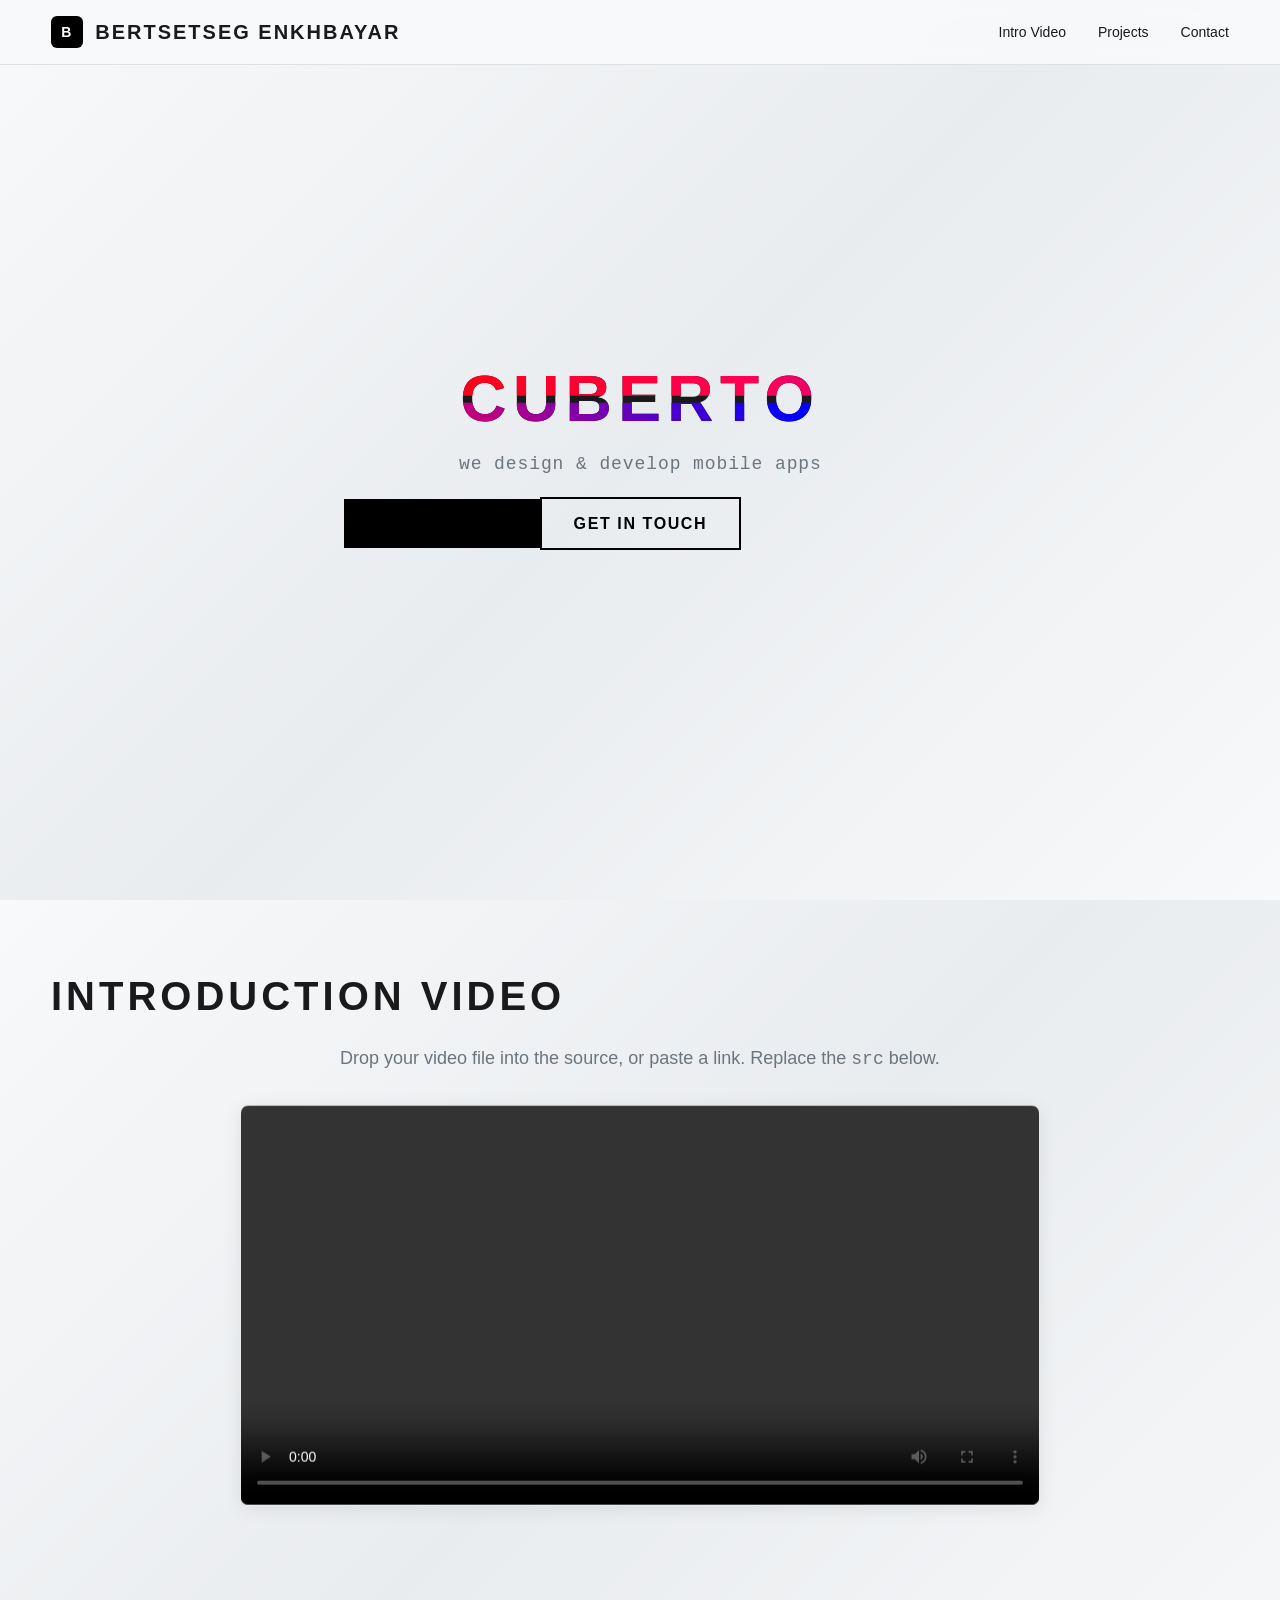
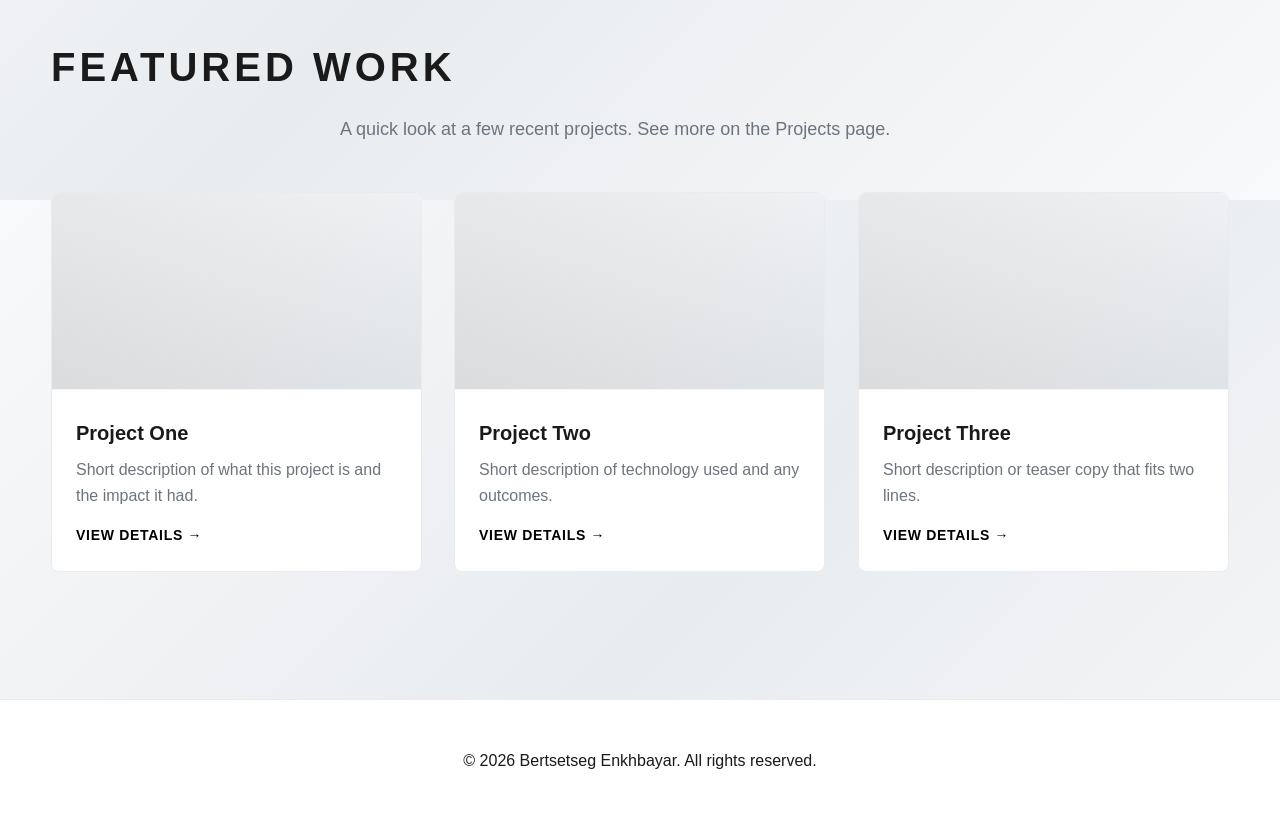
<file: index.html>
<!doctype html>
<html lang="en">
  <head>
    <meta charset="utf-8" />
    <meta name="viewport" content="width=device-width, initial-scale=1" />
    <title>Portfolio • Bertsetseg Enkhbayar</title>
    <meta name="description" content="Personal portfolio of Bertsetseg Enkhbayar – designer & developer.">
    <link rel="stylesheet" href="styles.css" />
  </head>
  <body>
    <header class="site-header">
      <div class="container header-inner">
        <a class="logo" href="index.html" aria-label="Home">
          <span class="logo-mark" aria-hidden="true">B</span>
          <span class="logo-text">Bertsetseg Enkhbayar</span>
        </a>
        <nav class="site-nav" aria-label="Primary">
          <ul>
            <li><a href="#intro-video">Intro Video</a></li>
            <li><a href="projects.html">Projects</a></li>
            <li><a href="contact.html">Contact</a></li>
          </ul>
        </nav>
      </div>
    </header>

    <main>
      <section class="hero container" aria-labelledby="intro-heading">
        <div class="hero-copy">
          <h1 id="intro-heading" data-text="CUBERTO">CUBERTO</h1>
          <p class="subtitle">we design & develop mobile apps</p>
          <div class="hero-cta">
            <a class="btn" href="contact.html">GET IN TOUCH</a>
          </div>
        </div>
      </section>

      <section id="intro-video" class="container section" aria-labelledby="video-heading">
        <h2 id="video-heading">Introduction Video</h2>
        <p class="section-desc">Drop your video file into the source, or paste a link. Replace the <code>src</code> below.</p>
        <div class="video-frame">
          <video controls preload="metadata" poster="" class="video-el">
            <source src="" type="video/mp4" />
            Your browser does not support the video tag.
          </video>
        </div>
      </section>

      <section class="container section" aria-labelledby="featured-heading">
        <h2 id="featured-heading">Featured Work</h2>
        <p class="section-desc">A quick look at a few recent projects. See more on the Projects page.</p>
        <div class="projects-grid">
          <article class="card">
            <div class="card-media" aria-hidden="true"></div>
            <div class="card-body">
              <h3 class="card-title">Project One</h3>
              <p class="card-text">Short description of what this project is and the impact it had.</p>
              <a class="card-link" href="projects.html">View details →</a>
            </div>
          </article>
          <article class="card">
            <div class="card-media" aria-hidden="true"></div>
            <div class="card-body">
              <h3 class="card-title">Project Two</h3>
              <p class="card-text">Short description of technology used and any outcomes.</p>
              <a class="card-link" href="projects.html">View details →</a>
            </div>
          </article>
          <article class="card">
            <div class="card-media" aria-hidden="true"></div>
            <div class="card-body">
              <h3 class="card-title">Project Three</h3>
              <p class="card-text">Short description or teaser copy that fits two lines.</p>
              <a class="card-link" href="projects.html">View details →</a>
            </div>
          </article>
        </div>
      </section>
    </main>

    <footer class="site-footer">
      <div class="container footer-inner">
        <p>© <span id="year"></span> Bertsetseg Enkhbayar. All rights reserved.</p>
      </div>
    </footer>

    <script>
      document.getElementById('year').textContent = new Date().getFullYear();
    </script>
    <script type="module" src="scripts/scroll-animations.js"></script>
  </body>
</html>
</file>
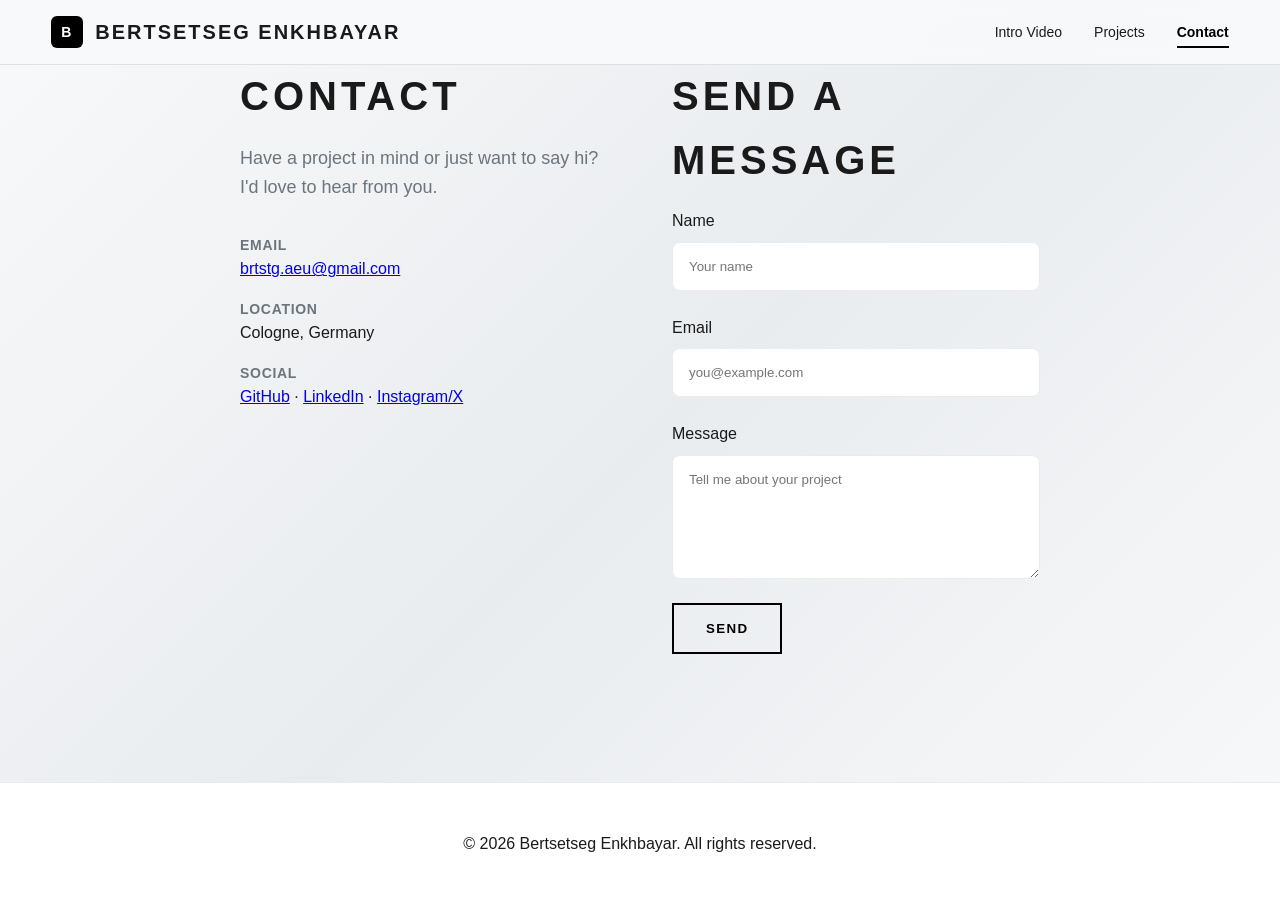
<file: contact.html>
<!doctype html>
<html lang="en">
  <head>
    <meta charset="utf-8" />
    <meta name="viewport" content="width=device-width, initial-scale=1" />
    <title>Contact • Bertsetseg Enkhbayar</title>
    <meta name="description" content="Get in touch with Bertsetseg Enkhbayar.">
    <link rel="stylesheet" href="styles.css" />
  </head>
  <body>
    <header class="site-header">
      <div class="container header-inner">
        <a class="logo" href="index.html" aria-label="Home">
          <span class="logo-mark" aria-hidden="true">B</span>
          <span class="logo-text">Bertsetseg Enkhbayar</span>
        </a>
        <nav class="site-nav" aria-label="Primary">
          <ul>
            <li><a href="index.html#intro-video">Intro Video</a></li>
            <li><a href="projects.html">Projects</a></li>
            <li><a href="contact.html" aria-current="page">Contact</a></li>
          </ul>
        </nav>
      </div>
    </header>

    <main class="container section grid-2">
      <section>
        <h1>Contact</h1>
        <p class="section-desc">Have a project in mind or just want to say hi? I'd love to hear from you.</p>

        <ul class="contact-list">
          <li>
            <span class="contact-label">Email</span>
            <a href="mailto:brtstg.aeu@gmail.com">brtstg.aeu@gmail.com</a>
          </li>
          <li>
            <span class="contact-label">Location</span>
            <span>Cologne, Germany</span>
          </li>
          <li>
            <span class="contact-label">Social</span>
            <span>
              <a href="#" aria-label="GitHub">GitHub</a>
              · <a href="#" aria-label="LinkedIn">LinkedIn</a>
              · <a href="#" aria-label="Instagram/X">Instagram/X</a>
            </span>
          </li>
        </ul>
      </section>

      <section aria-labelledby="form-heading">
        <h2 id="form-heading">Send a message</h2>
        <form class="contact-form" action="#" method="post" onsubmit="event.preventDefault(); this.reset(); this.querySelector('.form-note').hidden=false;">
          <div class="field">
            <label for="name">Name</label>
            <input id="name" name="name" type="text" placeholder="Your name" required />
          </div>
          <div class="field">
            <label for="email">Email</label>
            <input id="email" name="email" type="email" placeholder="you@example.com" required />
          </div>
          <div class="field">
            <label for="message">Message</label>
            <textarea id="message" name="message" rows="6" placeholder="Tell me about your project" required></textarea>
          </div>
          <button class="btn" type="submit">Send</button>
          <p class="form-note" hidden>Thanks! This demo form does not send yet. Hook it up to your backend or a form service.</p>
        </form>
      </section>
    </main>

    <footer class="site-footer">
      <div class="container footer-inner">
        <p>© <span id="year"></span> Bertsetseg Enkhbayar. All rights reserved.</p>
      </div>
    </footer>
    <script>
      document.getElementById('year').textContent = new Date().getFullYear();
    </script>
    <script type="module" src="scripts/scroll-animations.js"></script>
  </body>
</html>
</file>
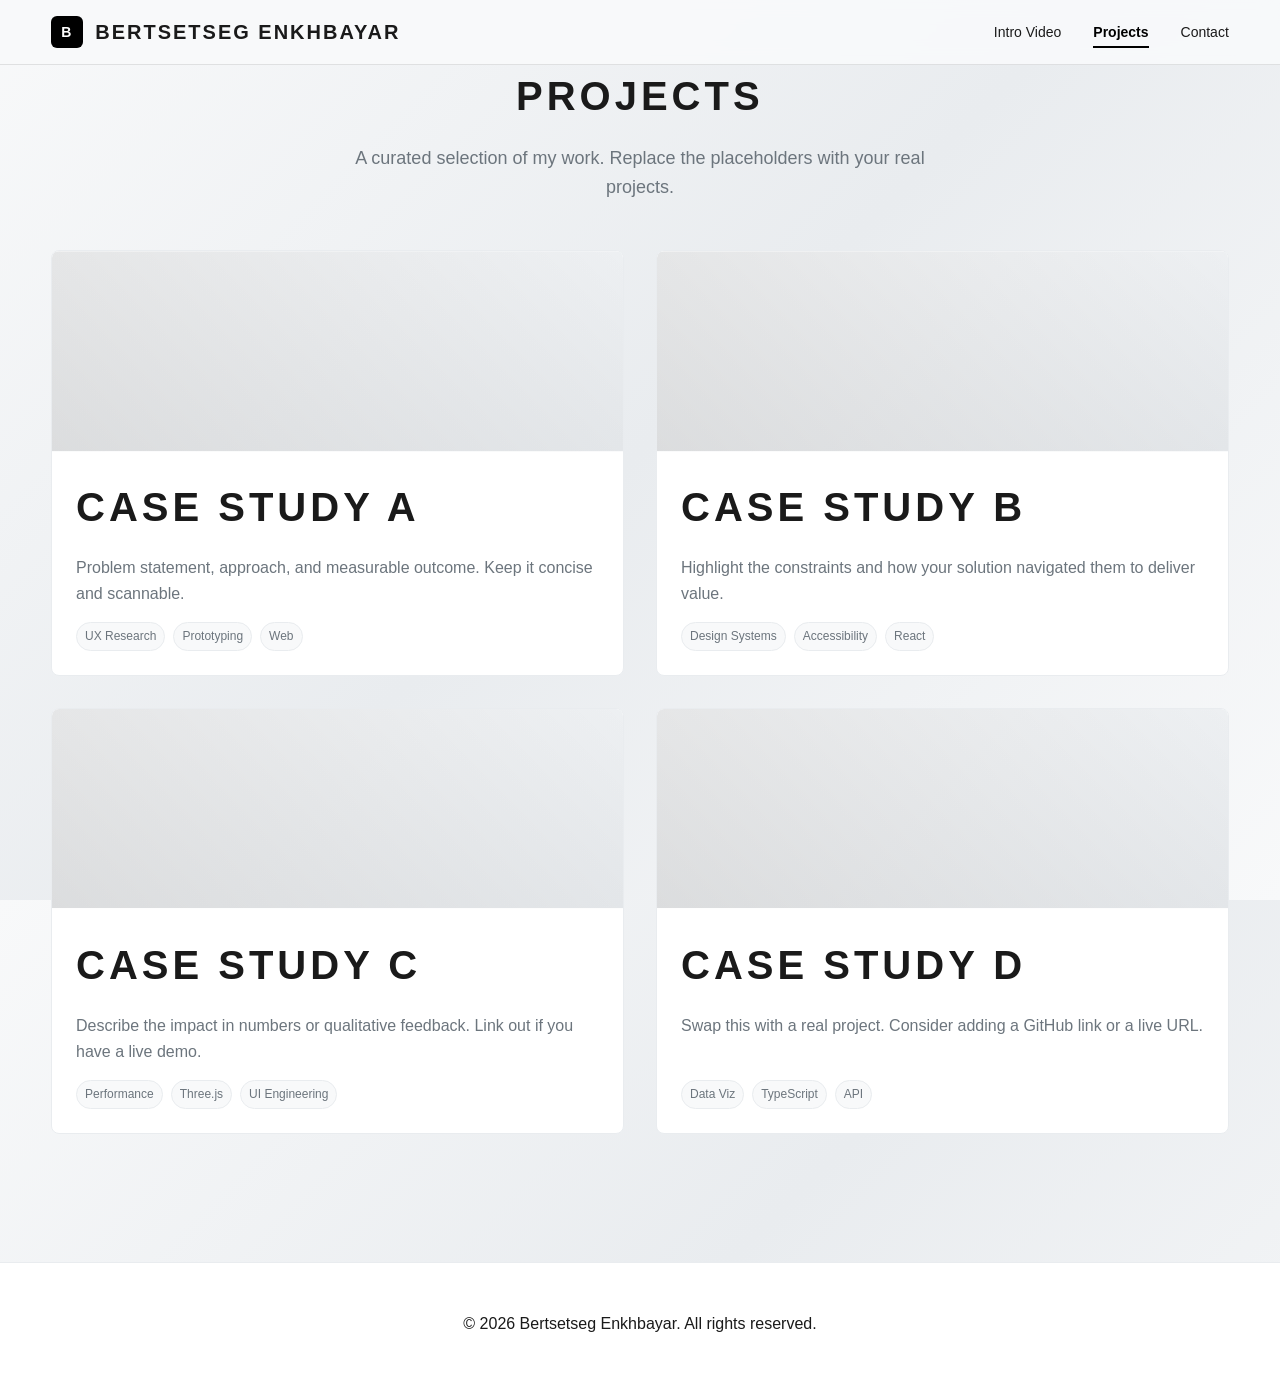
<file: projects.html>
<!doctype html>
<html lang="en">
  <head>
    <meta charset="utf-8" />
    <meta name="viewport" content="width=device-width, initial-scale=1" />
    <title>Projects • Bertsetseg Enkhbayar</title>
    <meta name="description" content="Selected projects by Bertsetseg Enkhbayar.">
    <link rel="stylesheet" href="styles.css" />
  </head>
  <body>
    <header class="site-header">
      <div class="container header-inner">
        <a class="logo" href="index.html" aria-label="Home">
          <span class="logo-mark" aria-hidden="true">B</span>
          <span class="logo-text">Bertsetseg Enkhbayar</span>
        </a>
        <nav class="site-nav" aria-label="Primary">
          <ul>
            <li><a href="index.html#intro-video">Intro Video</a></li>
            <li><a href="projects.html" aria-current="page">Projects</a></li>
            <li><a href="contact.html">Contact</a></li>
          </ul>
        </nav>
      </div>
    </header>

    <main class="container section">
      <header class="section-head">
        <h1>Projects</h1>
        <p class="section-desc">A curated selection of my work. Replace the placeholders with your real projects.</p>
      </header>

      <div class="projects-grid large">
        <article class="card">
          <div class="card-media" aria-hidden="true"></div>
          <div class="card-body">
            <h2 class="card-title">Case Study A</h2>
            <p class="card-text">Problem statement, approach, and measurable outcome. Keep it concise and scannable.</p>
            <ul class="tags">
              <li>UX Research</li>
              <li>Prototyping</li>
              <li>Web</li>
            </ul>
          </div>
        </article>

        <article class="card">
          <div class="card-media" aria-hidden="true"></div>
          <div class="card-body">
            <h2 class="card-title">Case Study B</h2>
            <p class="card-text">Highlight the constraints and how your solution navigated them to deliver value.</p>
            <ul class="tags">
              <li>Design Systems</li>
              <li>Accessibility</li>
              <li>React</li>
            </ul>
          </div>
        </article>

        <article class="card">
          <div class="card-media" aria-hidden="true"></div>
          <div class="card-body">
            <h2 class="card-title">Case Study C</h2>
            <p class="card-text">Describe the impact in numbers or qualitative feedback. Link out if you have a live demo.</p>
            <ul class="tags">
              <li>Performance</li>
              <li>Three.js</li>
              <li>UI Engineering</li>
            </ul>
          </div>
        </article>

        <article class="card">
          <div class="card-media" aria-hidden="true"></div>
          <div class="card-body">
            <h2 class="card-title">Case Study D</h2>
            <p class="card-text">Swap this with a real project. Consider adding a GitHub link or a live URL.</p>
            <ul class="tags">
              <li>Data Viz</li>
              <li>TypeScript</li>
              <li>API</li>
            </ul>
          </div>
        </article>
      </div>
    </main>

    <footer class="site-footer">
      <div class="container footer-inner">
        <p>© <span id="year"></span> Bertsetseg Enkhbayar. All rights reserved.</p>
      </div>
    </footer>
    <script>
      document.getElementById('year').textContent = new Date().getFullYear();
    </script>
    <script type="module" src="scripts/scroll-animations.js"></script>
  </body>
</html>
</file>
<file: styles.css>
/* Design tokens */
:root {
  --bg: #f8f9fa;
  --bg-elev: #ffffff;
  --text: #1a1a1a;
  --muted: #6c757d;
  --accent: #000000;
  --accent-2: #333333;
  --card: #ffffff;
  --card-stroke: #e9ecef;
  --link: #000000;
  --error: #dc3545;
  --radius: 8px;
  --shadow-1: 0 4px 20px rgba(0,0,0,.08);
  --noise: url("data:image/svg+xml,%3Csvg viewBox='0 0 200 200' xmlns='http://www.w3.org/2000/svg'%3E%3Cfilter id='noiseFilter'%3E%3CfeTurbulence type='fractalNoise' baseFrequency='0.9' numOctaves='4' stitchTiles='stitch'/%3E%3C/filter%3E%3Crect width='100%25' height='100%25' filter='url(%23noiseFilter)' opacity='0.4'/%3E%3C/svg%3E");
}

* { box-sizing: border-box; }
html, body { height: 100%; }
html { color-scheme: light; }
body {
  margin: 0;
  font-family: -apple-system, BlinkMacSystemFont, 'Segoe UI', Roboto, Oxygen, Ubuntu, Cantarell, sans-serif;
  background: 
    linear-gradient(135deg, #f8f9fa 0%, #e9ecef 50%, #f8f9fa 100%),
    var(--noise);
  background-size: 100% 100%, 200px 200px;
  color: var(--text);
  line-height: 1.6;
  overflow-x: hidden;
}

.container {
  width: min(1200px, 92%);
  margin-inline: auto;
}

/* Header */
.site-header {
  position: fixed;
  top: 0;
  left: 0;
  right: 0;
  z-index: 100;
  background: rgba(248, 249, 250, 0.95);
  backdrop-filter: blur(10px);
  border-bottom: 1px solid rgba(0,0,0,0.1);
  padding: 1rem 0;
}

.header-inner {
  display: flex;
  align-items: center;
  justify-content: space-between;
  padding: 0;
}

.logo { 
  display: flex; 
  align-items: center; 
  gap: 12px; 
  text-decoration: none; 
  color: var(--text); 
  font-weight: 700; 
  font-size: 1.25rem;
  letter-spacing: 0.1em;
  text-transform: uppercase;
}

.logo-mark { 
  display: grid; 
  place-items: center; 
  width: 32px; 
  height: 32px; 
  border-radius: 6px; 
  background: var(--accent);
  color: white;
  font-weight: bold;
  font-size: 14px;
}

.site-nav ul { 
  list-style: none; 
  display: flex; 
  gap: 2rem; 
  margin: 0; 
  padding: 0;
  font-size: 0.875rem;
  font-weight: 500;
}

.site-nav a { 
  color: var(--text); 
  text-decoration: none; 
  padding: 0.5rem 0;
  position: relative;
  transition: color 0.3s ease;
}

.site-nav a::after {
  content: '';
  position: absolute;
  bottom: 0;
  left: 0;
  width: 0;
  height: 2px;
  background: var(--accent);
  transition: width 0.3s ease;
}

.site-nav a:hover::after,
.site-nav a[aria-current="page"]::after {
  width: 100%;
}

.site-nav a[aria-current="page"] { 
  color: var(--accent); 
  font-weight: 600;
}

/* Hero */
.hero { 
  display: flex;
  flex-direction: column;
  align-items: center;
  justify-content: center;
  min-height: 100vh;
  text-align: center;
  padding: 2rem 0;
  position: relative;
}

.hero-copy h1 { 
  font-size: clamp(2.5rem, 8vw, 4rem); 
  line-height: 1.1; 
  margin: 0 0 1rem;
  font-weight: 700;
  text-transform: uppercase;
  letter-spacing: 0.1em;
  position: relative;
}

.hero-copy h1::before {
  content: attr(data-text);
  position: absolute;
  left: 0;
  top: 0;
  width: 100%;
  height: 100%;
  background: linear-gradient(45deg, #ff0000, #ff0059, #0000ff);
  background-size: 200% 200%;
  -webkit-background-clip: text;
  -webkit-text-fill-color: transparent;
  animation: glitch 3s ease-in-out infinite;
  clip-path: polygon(0 0, 100% 0, 100% 45%, 0 45%);
}

.hero-copy h1::after {
  content: attr(data-text);
  position: absolute;
  left: 0;
  top: 0;
  width: 100%;
  height: 100%;
  background: linear-gradient(45deg, #ff0055, #0000ff, #ff0000);
  background-size: 200% 200%;
  -webkit-background-clip: text;
  -webkit-text-fill-color: transparent;
  animation: glitch 3s ease-in-out infinite reverse;
  clip-path: polygon(0 55%, 100% 55%, 100% 100%, 0 100%);
}

@keyframes glitch {
  0%, 100% { transform: translate(0); }
  20% { transform: translate(-2px, 2px); }
  40% { transform: translate(-2px, -2px); }
  60% { transform: translate(2px, 2px); }
  80% { transform: translate(2px, -2px); }
}

.subtitle { 
  color: var(--muted); 
  font-family: 'Courier New', monospace;
  font-size: 1.125rem;
  margin: 0 0 2rem;
  text-transform: lowercase;
  letter-spacing: 0.05em;
}

.hero-cta { 
  margin-top: 2rem; 
}

.btn { 
  appearance: none; 
  border: 2px solid var(--accent);
  background: transparent;
  color: var(--accent);
  border-radius: 0;
  padding: 1rem 2rem;
  text-decoration: none;
  font-weight: 600;
  text-transform: uppercase;
  letter-spacing: 0.1em;
  transition: all 0.3s ease;
  position: relative;
  overflow: hidden;
}

.btn::before {
  content: '';
  position: absolute;
  top: 0;
  left: -100%;
  width: 100%;
  height: 100%;
  background: var(--accent);
  transition: left 0.3s ease;
  z-index: -1;
}

.btn:hover::before {
  left: 0;
}

.btn:hover {
  color: white;
  transform: translateY(-2px);
  box-shadow: 0 8px 25px rgba(0,0,0,0.15);
}

/* Sections */
.section { 
  padding: 4rem 0; 
  position: relative;
}

.section-head { 
  margin: 0 0 3rem; 
  text-align: center;
}

.section h2, .section h1 { 
  margin: 0 0 1rem; 
  font-size: clamp(1.75rem, 4vw, 2.5rem);
  font-weight: 700;
  text-transform: uppercase;
  letter-spacing: 0.1em;
}

.section-desc { 
  color: var(--muted); 
  margin: 0 0 2rem;
  font-size: 1.125rem;
  max-width: 600px;
  margin-left: auto;
  margin-right: auto;
}

/* Video */
.video-frame { 
  border-radius: var(--radius); 
  overflow: hidden; 
  border: 1px solid var(--card-stroke); 
  background: var(--card); 
  box-shadow: var(--shadow-1);
  max-width: 800px;
  margin: 0 auto;
}

.video-el { 
  width: 100%; 
  height: auto; 
  display: block;
}

/* Grid & cards */
.projects-grid { 
  display: grid; 
  grid-template-columns: repeat(auto-fit, minmax(300px, 1fr)); 
  gap: 2rem;
  margin-top: 3rem;
}

.projects-grid.large { 
  grid-template-columns: repeat(auto-fit, minmax(400px, 1fr)); 
}

.card { 
  background: var(--card);
  border: 1px solid var(--card-stroke);
  border-radius: var(--radius);
  overflow: hidden;
  display: flex;
  flex-direction: column;
  transition: all 0.3s ease;
  position: relative;
}

.card:hover {
  transform: translateY(-8px);
  box-shadow: 0 20px 40px rgba(0,0,0,0.12);
}

.card-media { 
  height: 200px; 
  background: linear-gradient(135deg, #f8f9fa, #e9ecef);
  position: relative;
  overflow: hidden;
}

.card-media::before {
  content: '';
  position: absolute;
  top: 0;
  left: 0;
  right: 0;
  bottom: 0;
  background: linear-gradient(45deg, rgba(0,0,0,0.1), transparent);
}

.card-body { 
  padding: 1.5rem; 
  flex: 1;
  display: flex;
  flex-direction: column;
}

.card-title { 
  margin: 0 0 0.5rem; 
  font-size: 1.25rem;
  font-weight: 600;
}

.card-text { 
  margin: 0 0 1rem; 
  color: var(--muted);
  flex: 1;
}

.card-link { 
  color: var(--accent); 
  text-decoration: none;
  font-weight: 600;
  text-transform: uppercase;
  letter-spacing: 0.05em;
  font-size: 0.875rem;
}

.card-link:hover { 
  text-decoration: underline;
}

.tags { 
  display: flex; 
  flex-wrap: wrap; 
  gap: 0.5rem; 
  margin: 0; 
  padding: 0; 
  list-style: none;
}

.tags li { 
  font-size: 0.75rem; 
  color: var(--muted); 
  background: #f8f9fa; 
  border: 1px solid var(--card-stroke); 
  padding: 0.25rem 0.5rem; 
  border-radius: 999px;
}

/* Contact */
.grid-2 { 
  display: grid; 
  grid-template-columns: 1fr 1fr; 
  gap: 4rem;
  max-width: 800px;
  margin: 0 auto;
}

.contact-list { 
  list-style: none; 
  padding: 0; 
  margin: 0 0 2rem; 
  display: grid; 
  gap: 1rem;
}

.contact-label { 
  display: block; 
  font-size: 0.875rem; 
  color: var(--muted); 
  letter-spacing: 0.05em;
  text-transform: uppercase;
  font-weight: 600;
}

.contact-form .field { 
  display: grid; 
  gap: 0.5rem; 
  margin-bottom: 1.5rem;
}

.contact-form input, 
.contact-form textarea { 
  width: 100%; 
  padding: 1rem; 
  border-radius: var(--radius); 
  border: 1px solid var(--card-stroke); 
  background: var(--card);
  color: var(--text);
  font-family: inherit;
  transition: border-color 0.3s ease;
}

.contact-form input:focus, 
.contact-form textarea:focus { 
  outline: none;
  border-color: var(--accent);
}

.form-note { 
  color: var(--muted); 
  margin-top: 1rem;
  font-size: 0.875rem;
}

/* Footer */
.site-footer { 
  border-top: 1px solid var(--card-stroke); 
  padding: 2rem 0; 
  margin-top: 4rem; 
  background: var(--bg-elev);
  text-align: center;
}

.footer-inner { 
  display: flex; 
  align-items: center; 
  justify-content: center; 
  gap: 1rem;
  flex-wrap: wrap;
}

.muted { 
  color: var(--muted);
}

/* Responsive */
@media (max-width: 768px) {
  .hero { 
    padding: 4rem 0 2rem;
    min-height: 80vh;
  }
  
  .grid-2 { 
    grid-template-columns: 1fr; 
    gap: 2rem;
  }
  
  .projects-grid { 
    grid-template-columns: 1fr; 
  }
  
  .site-nav ul { 
    gap: 1rem;
  }
}

/* Reduced motion */
@media (prefers-reduced-motion: reduce) {
  .btn:hover { 
    transform: none; 
  }
  
  .card:hover {
    transform: none;
  }
  
  .hero-copy h1::before,
  .hero-copy h1::after {
    animation: none;
  }
}

/* Scroll reveal */
.reveal-on-scroll { 
  opacity: 0; 
  transform: translateY(30px); 
  transition: opacity 0.8s ease, transform 0.8s ease; 
  will-change: transform, opacity; 
}

.reveal-on-scroll.in-view { 
  opacity: 1; 
  transform: none; 
}

.parallax { 
  will-change: transform; 
}

@media (prefers-reduced-motion: reduce) {
  .reveal-on-scroll { 
    opacity: 1 !important; 
    transform: none !important; 
    transition: none !important; 
  }
}
</file>
